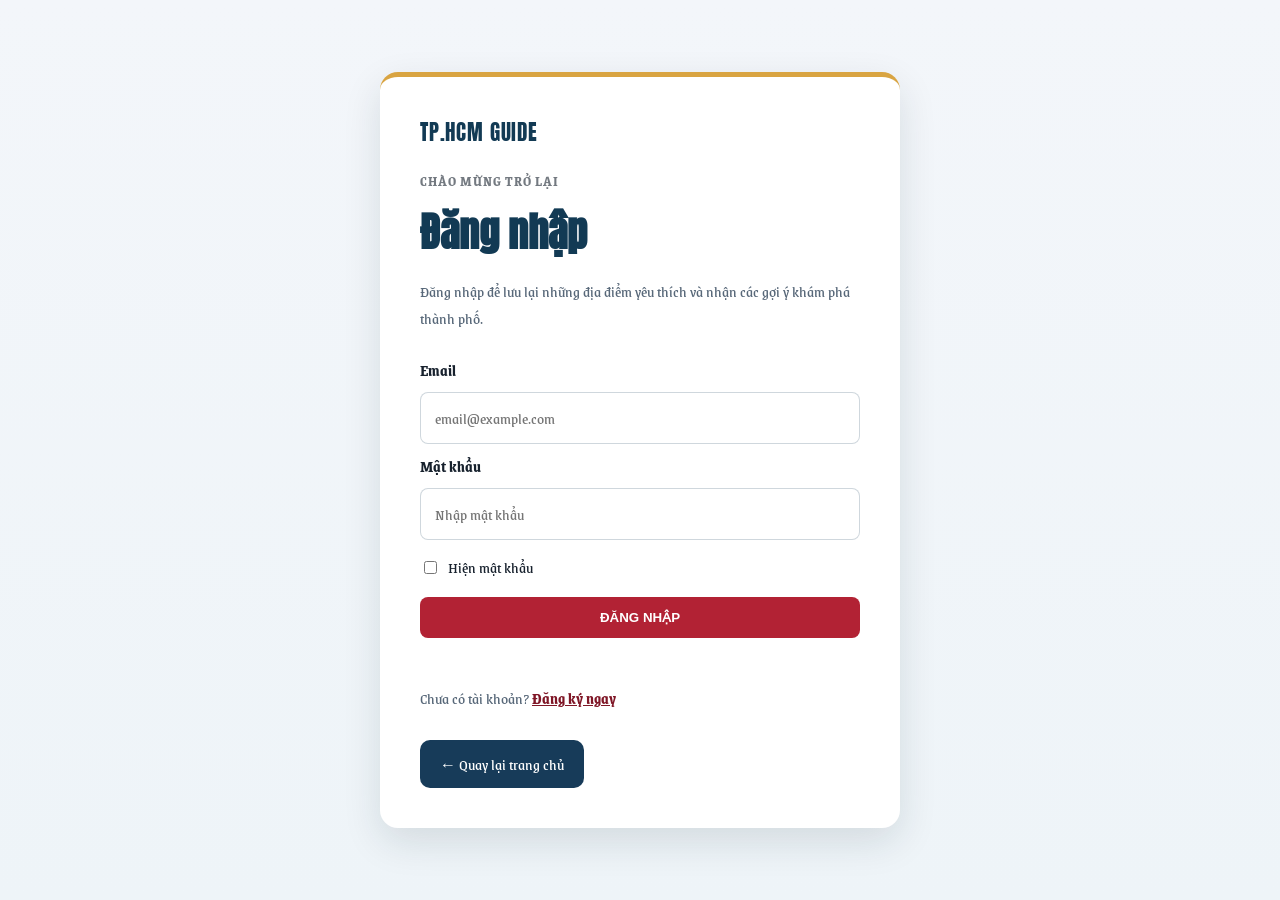
<file: login.html>
<!DOCTYPE html>
<html lang="vi">
<head>
    <meta charset="UTF-8">
    <meta name="viewport" content="width=device-width, initial-scale=1.0">
    <base href="./">
    <title>Đăng nhập | TP.HCM Guide</title>
    <link rel="stylesheet" href="./styles.css">
</head>
<body class="page account-page">
    <main class="account-shell">
        <section class="account-card" aria-labelledby="login-title">
            <div class="account-brand">TP.HCM GUIDE</div>
            <span class="info-category">CHÀO MỪNG TRỞ LẠI</span>
            <h1 id="login-title">Đăng nhập</h1>
            <p class="account-intro">Đăng nhập để lưu lại những địa điểm yêu thích và nhận các gợi ý khám phá thành phố.</p>
            <form id="login-page-form" class="account-form">
                <label for="login-email">Email</label>
                <input id="login-email" type="email" placeholder="email@example.com" required>
                <label for="login-password">Mật khẩu</label>
                <input id="login-password" type="password" placeholder="Nhập mật khẩu" required>
                <label class="account-check" for="show-login-password"><input id="show-login-password" type="checkbox"> Hiện mật khẩu</label>
                <button type="submit" class="account-submit">ĐĂNG NHẬP</button>
            </form>
            <p id="login-message" class="account-message" aria-live="polite"></p>
            <p class="account-switch">Chưa có tài khoản? <a href="./register.html">Đăng ký ngay</a></p>
            <a href="./index.html" class="back-button">← Quay lại trang chủ</a>
        </section>
    </main>
    <script>
        const loginPassword = document.getElementById('login-password');
        const showLoginPassword = document.getElementById('show-login-password');
        const loginForm = document.getElementById('login-page-form');
        const loginMessage = document.getElementById('login-message');

        showLoginPassword.addEventListener('change', () => {
            loginPassword.type = showLoginPassword.checked ? 'text' : 'password';
        });

        loginForm.addEventListener('submit', (event) => {
            event.preventDefault();
            loginMessage.textContent = 'Đăng nhập thành công! Chào mừng bạn trở lại.';
            loginForm.reset();
            loginPassword.type = 'password';
        });
    </script>
</body>
</html>
</file>
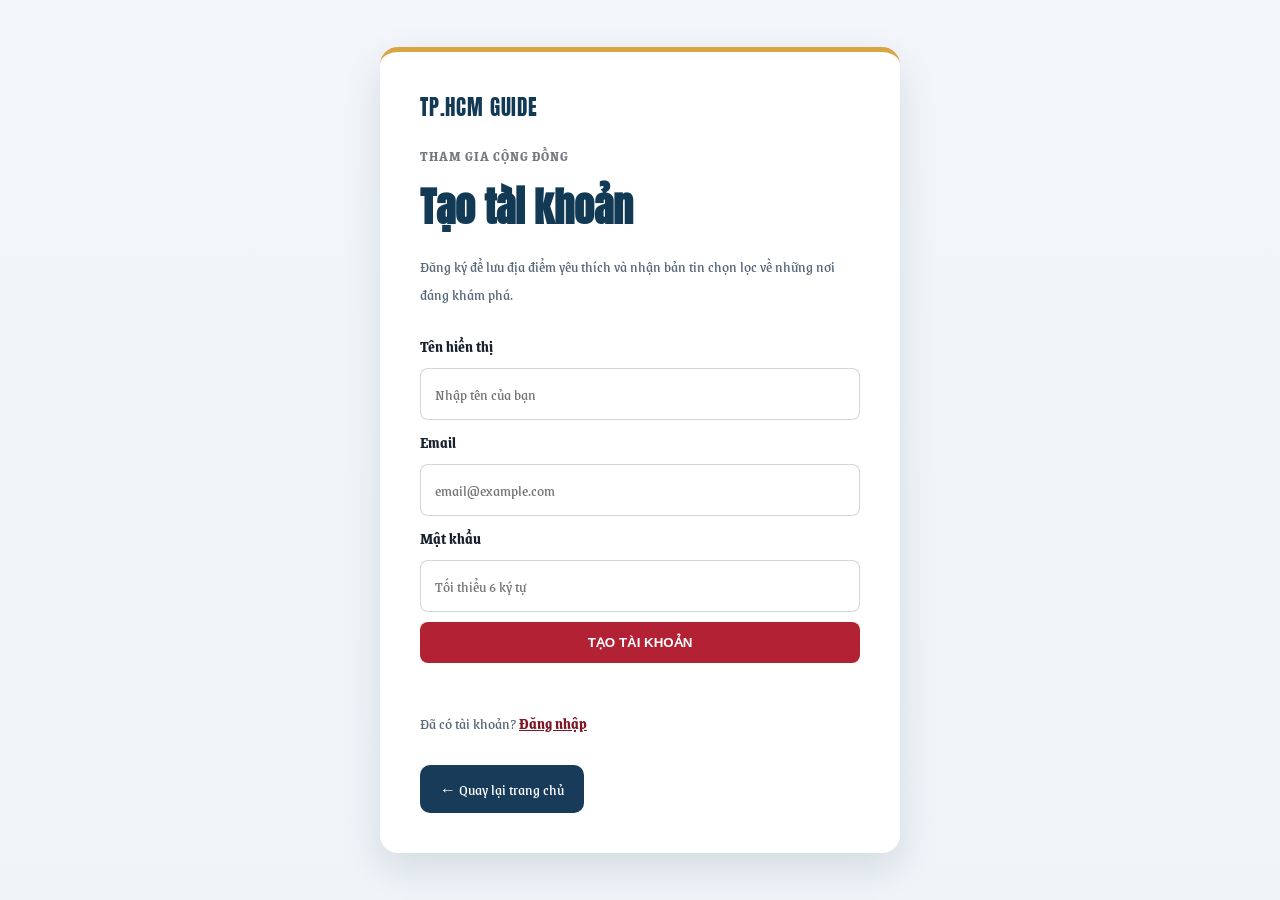
<file: register.html>
<!DOCTYPE html>
<html lang="vi">
<head>
    <meta charset="UTF-8">
    <meta name="viewport" content="width=device-width, initial-scale=1.0">
    <base href="./">
    <title>Đăng ký | TP.HCM Guide</title>
    <link rel="stylesheet" href="./styles.css">
</head>
<body class="page account-page">
    <main class="account-shell">
        <section class="account-card" aria-labelledby="register-title">
            <div class="account-brand">TP.HCM GUIDE</div>
            <span class="info-category">THAM GIA CỘNG ĐỒNG</span>
            <h1 id="register-title">Tạo tài khoản</h1>
            <p class="account-intro">Đăng ký để lưu địa điểm yêu thích và nhận bản tin chọn lọc về những nơi đáng khám phá.</p>
            <form id="register-page-form" class="account-form">
                <label for="register-name-page">Tên hiển thị</label>
                <input id="register-name-page" type="text" placeholder="Nhập tên của bạn" required>
                <label for="register-email-page">Email</label>
                <input id="register-email-page" type="email" placeholder="email@example.com" required>
                <label for="register-password-page">Mật khẩu</label>
                <input id="register-password-page" type="password" placeholder="Tối thiểu 6 ký tự" minlength="6" required>
                <button type="submit" class="account-submit">TẠO TÀI KHOẢN</button>
            </form>
            <p id="register-message" class="account-message" aria-live="polite"></p>
            <p class="account-switch">Đã có tài khoản? <a href="./login.html">Đăng nhập</a></p>
            <a href="./index.html" class="back-button">← Quay lại trang chủ</a>
        </section>
    </main>
    <script>
        const registerPageForm = document.getElementById('register-page-form');
        const registerMessage = document.getElementById('register-message');

        registerPageForm.addEventListener('submit', (event) => {
            event.preventDefault();
            registerMessage.textContent = 'Đăng ký thành công! Chào mừng bạn đến với TP.HCM Guide.';
            registerPageForm.reset();
        });
    </script>
</body>
</html>
</file>
<file: styles.css>
@import url('https://fonts.googleapis.com/css2?family=Anton&family=Grenze:wght@400;500;600;700&display=swap');

:root {
    --red: #b22234;
    --red-dark: #7f1626;
    --orange: #d9a441;
    --orange-light: #f1d39a;
    --blue: #123a54;
    --sea-blue: #1f4e79;
    --sky: #edf3f8;
    --ink: #17212d;
    --paper: #f7f9fb;
    --muted: #586879;
    --line: rgba(18, 58, 84, 0.12);
}

* {
    box-sizing: border-box;
}

html {
    scroll-behavior: smooth;
}

body {
    overflow-x: hidden;
}

.site-navbar {
    position: sticky;
    top: 0;
    z-index: 1030;
    background: linear-gradient(90deg, #10263f 0%, #123a54 100%) !important;
    box-shadow: 0 10px 24px rgba(16, 38, 63, 0.18) !important;
    border-bottom: 1px solid rgba(255, 255, 255, 0.08);
    animation: slide-down 500ms ease both;
}

.site-navbar .navbar-brand {
    color: #ffffff;
    font-family: 'Anton', Impact, sans-serif;
    font-size: 1.35rem;
    font-weight: 700;
    letter-spacing: 0.04em;
}

.site-navbar .navbar-brand img {
    border-radius: 10px;
    object-fit: cover;
}

.site-navbar .nav-link {
    color: rgba(255, 255, 255, 0.82);
    font-family: 'Anton', Impact, sans-serif;
    font-weight: 600;
    letter-spacing: 0.04em;
    transition: color 160ms ease, transform 160ms ease, opacity 160ms ease;
}

.site-navbar .nav-link:hover,
.site-navbar .nav-link.active {
    color: #ffffff;
    opacity: 1;
    transform: translateY(-1px);
}

.site-navbar .navbar-toggler {
    border-color: rgba(255, 255, 255, 0.75);
}

.site-navbar .navbar-toggler-icon {
    filter: brightness(0) invert(1);
}

.site-navbar .navbar-account-btn {
    color: #ffffff;
    background: linear-gradient(135deg, #c63b47 0%, #a61b2c 100%) !important;
    border-color: transparent !important;
    box-shadow: 0 8px 16px rgba(166, 27, 44, 0.2);
}

.site-navbar .navbar-account-btn:hover,
.site-navbar .navbar-account-btn:focus {
    color: #ffffff;
    background: linear-gradient(135deg, #d04857 0%, #b52135 100%) !important;
    border-color: transparent !important;
}

.site-navbar .navbar-register-btn {
    color: var(--ink);
    background: linear-gradient(135deg, #f3d08b 0%, #d9a441 100%) !important;
    border: 1px solid rgba(217, 164, 65, 0.7) !important;
    box-shadow: 0 8px 16px rgba(217, 164, 65, 0.18);
}

.site-navbar .navbar-register-btn:hover {
    color: var(--ink);
    background: linear-gradient(135deg, #f6dc9d 0%, #dba94d 100%) !important;
    border-color: rgba(217, 164, 65, 1) !important;
}

.site-navbar .navbar-register-btn:focus,
.site-navbar .navbar-register-btn:active {
    color: var(--ink);
    background: linear-gradient(135deg, #f6dc9d 0%, #dba94d 100%) !important;
    border-color: rgba(217, 164, 65, 1) !important;
    box-shadow: none;
}

@media (max-width: 991.98px) {
    .site-navbar .navbar-nav {
        padding-top: 12px;
    }

    .site-navbar .btn {
        width: 100%;
    }

    .featured-panel-inner {
        grid-template-columns: 1fr;
    }
}

@media (max-width: 575.98px) {
    .site-hero {
        padding-left: 12px;
        padding-right: 12px;
    }

    .site-hero-content {
        padding: 24px 20px;
    }

    .site-hero-actions {
        flex-direction: column;
    }

    .site-hero-actions .btn {
        width: 100%;
    }

    .quick-stats {
        grid-template-columns: 1fr;
    }
}

body.page {
    margin: 0;
    min-height: 100vh;
    font-family: 'Grenze', Georgia, serif;
    background: linear-gradient(180deg, #f3f6fa 0%, #eef4f8 100%);
    color: var(--ink);
}

body:not(.page) {
    background: var(--sky);
}

.site-hero {
    padding: 38px 24px 18px;
}

.site-hero-content {
    position: relative;
    overflow: hidden;
    max-width: 1140px;
    margin: 0 auto;
    padding: clamp(32px, 6vw, 68px) clamp(24px, 6vw, 72px);
    border: 1px solid rgba(255, 255, 255, 0.1);
    border-radius: 22px;
    background: linear-gradient(120deg, rgba(18, 58, 84, 0.98), rgba(31, 78, 121, 0.92));
    color: #ffffff;
    box-shadow: 0 18px 38px rgba(17, 39, 52, 0.2);
    animation: rise-in 650ms 100ms ease both;
}

.site-hero-content::before {
    position: absolute;
    right: -26px;
    bottom: -40px;
    width: 240px;
    height: 240px;
    border: 20px solid rgba(217, 164, 65, 0.18);
    border-radius: 50%;
    content: '';
}

.site-hero-content::after {
    position: absolute;
    right: 80px;
    top: -40px;
    width: 120px;
    height: 120px;
    border-radius: 50%;
    background: rgba(255, 255, 255, 0.05);
    content: '';
}

.site-hero-kicker {
    position: relative;
    z-index: 1;
    display: inline-block;
    margin-bottom: 12px;
    color: #ffcc80;
    font-size: 0.78rem;
    font-weight: 700;
    letter-spacing: 0.12em;
}

.site-hero h1 {
    position: relative;
    z-index: 1;
    max-width: 680px;
    margin: 0;
    font-family: 'Anton', Impact, sans-serif;
    font-size: clamp(2rem, 5vw, 4rem);
    line-height: 1.05;
}

.site-hero p {
    position: relative;
    z-index: 1;
    max-width: 610px;
    margin: 16px 0 22px;
    color: #d9f2f2;
    font-size: 1.1rem;
}

.site-hero-actions {
    position: relative;
    z-index: 1;
    display: flex;
    flex-wrap: wrap;
    gap: 12px;
    margin-bottom: 22px;
}

.site-hero-actions .btn {
    min-width: 160px;
    border-radius: 999px;
    box-shadow: 0 12px 24px rgba(0, 0, 0, 0.18);
}

.site-hero-tags {
    position: relative;
    z-index: 1;
    display: flex;
    flex-wrap: wrap;
    gap: 10px;
}

.site-hero-tags span {
    padding: 8px 13px;
    border: 1px solid rgba(255, 255, 255, 0.3);
    border-radius: 999px;
    background: rgba(255, 255, 255, 0.12);
    color: #ffffff;
    font-size: 0.88rem;
    font-weight: 600;
    backdrop-filter: blur(6px);
}

.btn-danger {
    background-color: var(--red) !important;
    border-color: var(--red) !important;
}

.btn-outline-light {
    border-color: rgba(255, 255, 255, 0.4) !important;
    color: #ffffff !important;
}

.btn-outline-light:hover {
    background: rgba(255, 255, 255, 0.12) !important;
    border-color: rgba(255, 255, 255, 0.7) !important;
    color: #ffffff !important;
}

.btn-danger:hover,
.btn-danger:focus {
    background-color: var(--red-dark) !important;
    border-color: var(--red-dark) !important;
}

.btn-primary {
    background-color: var(--blue) !important;
    border-color: var(--blue) !important;
}

.btn-outline-primary {
    color: var(--orange) !important;
    border-color: var(--orange) !important;
}

.btn-outline-primary:hover {
    color: #ffffff !important;
    background-color: var(--orange) !important;
}

.container {
    max-width: 1060px;
    margin: 0 auto;
    padding: 48px 24px 64px;
}

.featured-panel {
    padding: 0 12px 12px;
}

.featured-panel-inner {
    display: grid;
    grid-template-columns: 1.2fr 0.8fr;
    gap: 18px;
    max-width: 1140px;
    margin: 0 auto 34px;
    padding: 28px;
    border: 1px solid var(--line);
    border-radius: 22px;
    background: rgba(255, 255, 255, 0.78);
    backdrop-filter: blur(8px);
    box-shadow: 0 16px 30px rgba(17, 39, 52, 0.07);
}

.editorial-section {
    padding: 0 12px 8px;
}

.editorial-layout {
    display: grid;
    grid-template-columns: 1.5fr 0.8fr;
    gap: 18px;
    max-width: 1140px;
    margin: 0 auto 34px;
}

.editorial-featured {
    display: grid;
    grid-template-columns: 1.1fr 1fr;
    overflow: hidden;
    border: 1px solid var(--line);
    border-radius: 20px;
    background: rgba(255, 255, 255, 0.96);
    box-shadow: 0 16px 30px rgba(17, 39, 52, 0.07);
}

.editorial-image-wrap img {
    display: block;
    width: 100%;
    height: 100%;
    min-height: 280px;
    object-fit: cover;
}

.editorial-content {
    display: flex;
    flex-direction: column;
    justify-content: center;
    padding: 24px 26px;
}

.section-badge {
    display: inline-block;
    width: fit-content;
    margin-bottom: 10px;
    padding: 6px 10px;
    border-radius: 999px;
    background: rgba(217, 164, 65, 0.14);
    color: var(--red-dark);
    font-size: 0.72rem;
    font-weight: 700;
    letter-spacing: 0.08em;
    text-transform: uppercase;
}

.editorial-content h3 {
    margin: 0 0 10px;
    color: var(--ink);
    font-family: 'Anton', Impact, sans-serif;
    font-size: clamp(1.8rem, 2.4vw, 2.5rem);
    line-height: 1.12;
}

.editorial-content p {
    margin: 0 0 18px;
    color: var(--muted);
    line-height: 1.7;
}

.text-link {
    color: var(--red-dark);
    font-weight: 700;
    text-decoration: none;
}

.text-link:hover {
    text-decoration: underline;
}

.editorial-sidebar {
    display: flex;
}

.sidebar-box {
    width: 100%;
    padding: 22px 20px;
    border: 1px solid var(--line);
    border-radius: 20px;
    background: rgba(255, 255, 255, 0.96);
    box-shadow: 0 16px 30px rgba(17, 39, 52, 0.07);
}

.sidebar-box h3 {
    margin: 0 0 18px;
    color: var(--blue);
    font-family: 'Anton', Impact, sans-serif;
    font-size: 1.6rem;
}

.trend-list {
    display: grid;
    gap: 14px;
    padding-left: 0;
    margin: 0;
    list-style: none;
}

.trend-list li {
    display: grid;
    grid-template-columns: 36px 1fr;
    gap: 10px;
    align-items: start;
    padding-bottom: 12px;
    border-bottom: 1px solid var(--line);
}

.trend-list li:last-child {
    border-bottom: none;
    padding-bottom: 0;
}

.trend-list span {
    display: inline-flex;
    align-items: center;
    justify-content: center;
    width: 32px;
    height: 32px;
    border-radius: 50%;
    background: rgba(177, 34, 52, 0.1);
    color: var(--red);
    font-weight: 700;
}

.trend-list a {
    color: var(--ink);
    text-decoration: none;
    font-weight: 600;
    line-height: 1.5;
}

.trend-list a:hover {
    color: var(--red);
}

.ticker-bar {
    padding: 0 12px 10px;
}

.ticker-inner {
    display: flex;
    align-items: center;
    gap: 18px;
    max-width: 1140px;
    margin: 0 auto;
    padding: 14px 18px;
    border: 1px solid var(--line);
    border-left: 4px solid var(--red);
    border-radius: 14px;
    background: linear-gradient(90deg, rgba(178, 34, 52, 0.05), rgba(255, 255, 255, 0.9));
    overflow: hidden;
}

.ticker-label {
    display: inline-flex;
    align-items: center;
    justify-content: center;
    flex-shrink: 0;
    min-width: 118px;
    padding: 7px 10px;
    border-radius: 999px;
    background: var(--red);
    color: #fff;
    font-size: 0.7rem;
    font-weight: 700;
    letter-spacing: 0.08em;
}

.ticker-track {
    position: relative;
    display: block;
    flex: 1 1 auto;
    overflow: hidden;
}

.ticker-track-inner {
    display: inline-flex;
    align-items: center;
    gap: 24px;
    min-width: max-content;
    white-space: nowrap;
    color: var(--ink);
    font-weight: 600;
    animation: ticker-scroll 22s linear infinite;
}

.ticker-track span {
    display: inline-block;
    flex-shrink: 0;
    white-space: nowrap;
}

.category-section {
    padding: 0 12px 12px;
}

.category-header {
    display: flex;
    justify-content: space-between;
    align-items: center;
    gap: 12px;
    max-width: 1140px;
    margin: 0 auto 18px;
}

.category-header h2 {
    margin: 0;
    color: var(--blue);
    font-family: 'Anton', Impact, sans-serif;
    font-size: clamp(1.6rem, 3vw, 2.2rem);
}

.category-header a {
    color: var(--red-dark);
    text-decoration: none;
    font-weight: 700;
}

.category-grid {
    display: grid;
    grid-template-columns: repeat(4, minmax(0, 1fr));
    gap: 18px;
    max-width: 1140px;
    margin: 0 auto;
}

.category-card {
    padding: 22px 18px;
    border: 1px solid var(--line);
    border-radius: 18px;
    background: rgba(255, 255, 255, 0.96);
    box-shadow: 0 12px 24px rgba(17, 39, 52, 0.06);
    transition: transform 180ms ease, box-shadow 180ms ease;
}

.category-card:hover {
    transform: translateY(-4px);
    box-shadow: 0 18px 30px rgba(17, 39, 52, 0.1);
}

.category-icon {
    display: inline-flex;
    align-items: center;
    justify-content: center;
    width: 52px;
    height: 52px;
    margin-bottom: 14px;
    border-radius: 14px;
    background: linear-gradient(135deg, rgba(18, 58, 84, 0.1), rgba(217, 164, 65, 0.18));
    font-size: 1.6rem;
}

.category-card h3 {
    margin: 0 0 8px;
    color: var(--ink);
    font-family: 'Anton', Impact, sans-serif;
    font-size: 1.5rem;
}

.category-card p {
    margin: 0;
    color: var(--muted);
    line-height: 1.6;
}

.video-section {
    padding: 0 12px 12px;
}

.video-header,
.analysis-header {
    display: flex;
    align-items: center;
    justify-content: space-between;
    gap: 12px;
    max-width: 1140px;
    margin: 0 auto 18px;
}

.video-header h2,
.analysis-header h2 {
    margin: 0;
    color: var(--blue);
    font-family: 'Anton', Impact, sans-serif;
    font-size: clamp(1.6rem, 3vw, 2.2rem);
}

.video-header a,
.analysis-header a {
    color: var(--red-dark);
    text-decoration: none;
    font-weight: 700;
}

.video-grid {
    display: grid;
    grid-template-columns: 1.3fr 1fr 1fr;
    gap: 18px;
    max-width: 1140px;
    margin: 0 auto;
}

.video-card {
    overflow: hidden;
    border: 1px solid var(--line);
    border-radius: 18px;
    background: rgba(255, 255, 255, 0.96);
    box-shadow: 0 12px 24px rgba(17, 39, 52, 0.06);
    cursor: pointer;
    transition: transform 180ms ease, box-shadow 180ms ease;
}

.video-card:hover,
.video-card:focus-visible {
    transform: translateY(-4px);
    box-shadow: 0 18px 30px rgba(17, 39, 52, 0.12);
    outline: none;
}

.large-video {
    grid-row: span 2;
}

.video-thumb {
    position: relative;
    display: flex;
    align-items: center;
    justify-content: center;
    min-height: 210px;
    background-size: cover;
    background-position: center;
}

.large-video .video-thumb {
    min-height: 310px;
}

.thumb-one {
    background-image: linear-gradient(rgba(17, 39, 52, 0.25), rgba(17, 39, 52, 0.25)), url('https://images.unsplash.com/photo-1521295121783-8a321d551ad2?auto=format&fit=crop&w=1200&q=80');
}

.thumb-two {
    background-image: linear-gradient(rgba(17, 39, 52, 0.25), rgba(17, 39, 52, 0.25)), url('https://images.unsplash.com/photo-1518770660439-4636190af475?auto=format&fit=crop&w=1200&q=80');
}

.thumb-three {
    background-image: linear-gradient(rgba(17, 39, 52, 0.25), rgba(17, 39, 52, 0.25)), url('https://images.unsplash.com/photo-1497366754035-f200968a6e72?auto=format&fit=crop&w=1200&q=80');
}

.play-button {
    width: 56px;
    height: 56px;
    border: 0;
    border-radius: 50%;
    background: rgba(255, 255, 255, 0.88);
    color: var(--red);
    font-size: 1.2rem;
    font-weight: 700;
    cursor: pointer;
    box-shadow: 0 10px 20px rgba(15, 34, 55, 0.16);
}

.video-copy {
    padding: 16px 18px 18px;
}

.video-copy span {
    display: inline-block;
    margin-bottom: 8px;
    color: var(--orange);
    font-size: 0.73rem;
    font-weight: 700;
    letter-spacing: 0.08em;
    text-transform: uppercase;
}

.video-copy h3 {
    margin: 0;
    color: var(--ink);
    font-family: 'Anton', Impact, sans-serif;
    font-size: 1.4rem;
    line-height: 1.25;
}

.analysis-section {
    padding: 0 12px 12px;
}

.analysis-grid {
    display: grid;
    grid-template-columns: repeat(3, minmax(0, 1fr));
    gap: 18px;
    max-width: 1140px;
    margin: 0 auto;
}

.analysis-card {
    padding: 22px 20px;
    border: 1px solid var(--line);
    border-left: 4px solid var(--orange);
    border-radius: 18px;
    background: rgba(255, 255, 255, 0.96);
    box-shadow: 0 12px 24px rgba(17, 39, 52, 0.06);
    cursor: pointer;
    transition: transform 180ms ease, box-shadow 180ms ease;
}

.analysis-card:hover,
.analysis-card:focus-visible {
    transform: translateY(-4px);
    box-shadow: 0 18px 30px rgba(17, 39, 52, 0.12);
    outline: none;
}

.analysis-tag {
    display: inline-block;
    margin-bottom: 12px;
    color: var(--red);
    font-size: 0.72rem;
    font-weight: 700;
    letter-spacing: 0.08em;
    text-transform: uppercase;
}

.analysis-card h3 {
    margin: 0 0 12px;
    color: var(--ink);
    font-family: 'Anton', Impact, sans-serif;
    font-size: 1.55rem;
    line-height: 1.2;
}

.analysis-card p {
    margin: 0 0 16px;
    color: var(--muted);
    line-height: 1.7;
}

.analysis-card a {
    color: var(--red-dark);
    font-weight: 700;
    text-decoration: none;
}

.analysis-card a:hover {
    text-decoration: underline;
}

@keyframes ticker-scroll {
    0% {
        transform: translate3d(0, 0, 0);
    }

    100% {
        transform: translate3d(calc(-50% - 12px), 0, 0);
    }
}

.featured-copy {
    display: flex;
    flex-direction: column;
    justify-content: center;
    padding: 4px 8px 4px 4px;
}

.featured-kicker {
    display: inline-block;
    margin-bottom: 12px;
    color: var(--red);
    font-size: 0.75rem;
    font-weight: 700;
    letter-spacing: 0.12em;
}

.featured-copy h2 {
    margin: 0 0 10px;
    color: var(--ink);
    font-family: 'Anton', Impact, sans-serif;
    font-size: clamp(2rem, 3vw, 2.7rem);
    line-height: 1.08;
}

.featured-copy p {
    margin: 0;
    max-width: 620px;
    color: #3d5a75;
    font-size: 1.04rem;
    line-height: 1.7;
}

.featured-pills {
    display: flex;
    flex-wrap: wrap;
    gap: 10px;
    margin-top: 20px;
}

.featured-pills span {
    padding: 8px 12px;
    border-radius: 999px;
    background: linear-gradient(135deg, rgba(198, 40, 40, 0.1), rgba(245, 124, 0, 0.14));
    color: var(--red-dark);
    font-size: 0.82rem;
    font-weight: 700;
}

.featured-list {
    display: grid;
    gap: 14px;
}

.mini-story {
    padding: 18px 18px 16px;
    border: 1px solid rgba(14, 116, 144, 0.12);
    border-radius: 16px;
    background: linear-gradient(135deg, rgba(255, 255, 255, 0.95), rgba(222, 244, 255, 0.75));
    box-shadow: 0 10px 24px rgba(25, 75, 105, 0.08);
}

.mini-story.accent {
    background: linear-gradient(135deg, rgba(255, 231, 204, 0.78), rgba(255, 255, 255, 0.96));
}

.mini-badge {
    display: inline-block;
    margin-bottom: 8px;
    padding: 5px 8px;
    border-radius: 999px;
    background: rgba(198, 40, 40, 0.1);
    color: var(--red);
    font-size: 0.68rem;
    font-weight: 700;
    letter-spacing: 0.08em;
    text-transform: uppercase;
}

.mini-story h3 {
    margin: 0 0 8px;
    color: var(--ink);
    font-family: 'Anton', Impact, sans-serif;
    font-size: 1.4rem;
}

.mini-story p {
    margin: 0;
    color: #46657d;
    line-height: 1.6;
}

.gioi-thieu {
    position: relative;
    overflow: hidden;
    text-align: center;
    font-family: 'Anton', Impact, sans-serif;
    font-size: clamp(1.85rem, 4vw, 3.35rem);
    line-height: 1.05;
    letter-spacing: 0;
    color: #f7fcff;
    background: linear-gradient(135deg, #075985, #147fa3);
    padding: 58px 28px 62px;
    margin: 0 0 44px;
    border-radius: 22px;
    box-shadow: 0 18px 40px rgba(7, 89, 133, 0.22);
}

.section {
    margin-bottom: 32px;
}

.section-title {
    margin: 0 0 12px 4px;
    color: #075985;
    font-family: 'Anton', Impact, sans-serif;
    font-size: 1.3rem;
    letter-spacing: 0;
}

.content-box {
    background: rgba(255, 255, 255, 0.82);
    color: #31536b;
    padding: 20px 24px;
    border: 1px solid rgba(7, 89, 133, 0.12);
    border-radius: 14px;
    box-shadow: 0 8px 22px rgba(25, 75, 105, 0.09);
}

.content-box p {
    margin: 9px 0;
    line-height: 1.65;
}

.content-box strong {
    color: #075985;
}

.latest-news {
    padding: 0 12px;
}

.quick-stats {
    display: grid;
    grid-template-columns: repeat(3, minmax(0, 1fr));
    gap: 12px;
    max-width: 1140px;
    margin: 0 auto 34px;
    padding: 0 24px;
}

.quick-stat {
    display: flex;
    align-items: baseline;
    gap: 10px;
    padding: 18px 20px;
    border: 1px solid var(--line);
    border-left: 4px solid var(--orange);
    border-radius: 14px;
    background: rgba(255, 255, 255, 0.82);
    box-shadow: 0 10px 24px rgba(17, 39, 52, 0.06);
}

.quick-stat strong {
    color: var(--red);
    font-family: 'Anton', Impact, sans-serif;
    font-size: 1.35rem;
    white-space: nowrap;
}

.quick-stat span {
    color: #31536b;
    font-size: 0.92rem;
}

.latest-news-title {
    display: flex;
    align-items: center;
    gap: 12px;
    margin: 0 0 20px;
    color: var(--blue);
    font-family: 'Anton', Impact, sans-serif;
    font-size: clamp(1.5rem, 3vw, 2rem);
    font-weight: 700;
}

.latest-news-title::before {
    width: 7px;
    height: 28px;
    border-radius: 4px;
    background: var(--orange);
    content: '';
}

.latest-news-card {
    overflow: hidden;
    border: 1px solid var(--line);
    border-top: 5px solid var(--orange);
    border-radius: 18px;
    background: rgba(255, 255, 255, 0.96);
    box-shadow: 0 12px 24px rgba(17, 39, 52, 0.08);
    transition: transform 180ms ease, box-shadow 180ms ease, border-color 180ms ease;
    animation: rise-in 600ms ease both;
}

.latest-news-card:nth-child(2) {
    animation-delay: 80ms;
}

.latest-news-card:nth-child(3) {
    animation-delay: 160ms;
}

.latest-news-card:hover {
    transform: translateY(-5px);
    border-color: rgba(7, 89, 133, 0.25);
    box-shadow: 0 18px 34px rgba(25, 75, 105, 0.18);
}

.latest-news-image {
    height: 240px;
    object-fit: cover;
    transition: transform 220ms ease;
}

.latest-news-card:hover .latest-news-image {
    transform: scale(1.04);
}

.latest-news-card .card-body {
    display: flex;
    flex-direction: column;
}

.latest-news-card .card-title {
    min-height: 3.2rem;
    color: var(--ink);
    font-family: 'Anton', Impact, sans-serif;
    font-size: 1.45rem;
    font-weight: 700;
    line-height: 1.35;
}

.article-meta {
    display: flex;
    justify-content: space-between;
    gap: 12px;
    margin-bottom: 10px;
    color: #6b7e8d;
    font-size: 0.72rem;
    font-weight: 700;
    letter-spacing: 0.06em;
}

.article-meta span {
    color: var(--orange);
}

.latest-news-card .card-text {
    flex-grow: 1;
    color: #31536b;
    line-height: 1.6;
}

.latest-news-card .btn {
    align-self: flex-start;
    border-radius: 8px;
    box-shadow: 0 5px 12px rgba(198, 40, 40, 0.2);
}

.site-footer {
    margin-top: 48px;
    padding: 26px 24px;
    border-top: 4px solid var(--orange);
    background: linear-gradient(90deg, #0f2237 0%, #123a54 100%);
    color: rgba(255, 255, 255, 0.8);
    text-align: center;
}

.site-footer p {
    margin: 0;
    font-size: 0.9rem;
}

.info-page {
    max-width: 900px;
    margin: 0 auto;
    padding: 50px 20px 70px;
}

.info-card {
    background: white;
    padding: 40px;
    border-radius: 18px;
    box-shadow: 0 10px 35px rgba(0, 0, 0, 0.09);
}

.info-category {
    font-size: 14px;
    font-weight: bold;
    opacity: 0.6;
    text-transform: uppercase;
    letter-spacing: 1px;
}

.info-card h1 {
    margin: 10px 0 18px;
    font-size: 34px;
}

.info-intro {
    font-size: 18px;
    line-height: 1.7;
    margin-bottom: 25px;
}

.info-content {
    line-height: 1.8;
    font-size: 16px;
}

.info-content p {
    margin: 12px 0;
}

.info-content h2 {
    margin-top: 28px;
}

.info-content ul {
    padding-left: 25px;
}

.topic-page {
    max-width: 1100px;
    margin: 0 auto;
    padding: 40px 20px 60px;
}

.topic-header {
    margin-bottom: 35px;
    text-align: center;
}

.topic-header h1 {
    margin-bottom: 12px;
}

.topic-header p {
    max-width: 750px;
    margin: auto;
    line-height: 1.7;
}

.topic-grid {
    display: grid;
    grid-template-columns: repeat(3, minmax(0, 1fr));
    gap: 20px;
}

.topic-box {
    display: block;
    min-height: 150px;
    padding: 28px 22px;
    border-radius: 16px;
    background: white;
    color: inherit;
    text-decoration: none;
    box-shadow: 0 8px 25px rgba(0, 0, 0, 0.08);
    transition: transform 0.25s ease, box-shadow 0.25s ease;
}

.topic-box:hover,
.topic-box:focus-visible {
    transform: translateY(-5px);
    box-shadow: 0 12px 30px rgba(0, 0, 0, 0.13);
    outline: none;
}

.topic-number {
    font-size: 14px;
    font-weight: bold;
    opacity: 0.6;
}

.topic-box h2 {
    margin: 12px 0 8px;
    font-size: 22px;
}

.topic-box p {
    margin: 0;
    line-height: 1.6;
}

@media (max-width: 800px) {
    .topic-grid {
        grid-template-columns: repeat(2, minmax(0, 1fr));
    }
}

@media (max-width: 550px) {
    .topic-grid {
        grid-template-columns: 1fr;
    }
}

.back-button {
    display: inline-block;
    margin-top: 30px;
    padding: 12px 20px;
    border-radius: 10px;
    text-decoration: none;
    background: #173b59;
    color: white;
    transition: 0.2s;
}

.back-button:hover {
    transform: translateY(-2px);
    opacity: 0.9;
}

.account-page {
    min-height: 100vh;
}

.account-shell {
    display: grid;
    min-height: 100vh;
    place-items: center;
    padding: 40px 20px;
}

.account-card {
    width: min(100%, 520px);
    padding: 40px;
    border-top: 5px solid var(--orange);
    border-radius: 18px;
    background: #ffffff;
    box-shadow: 0 14px 38px rgba(17, 39, 52, 0.12);
}

.account-brand {
    margin-bottom: 20px;
    color: var(--blue);
    font-family: 'Anton', Impact, sans-serif;
    font-size: 1.3rem;
    letter-spacing: 0.04em;
}

.account-card h1 {
    margin: 10px 0 12px;
    color: var(--blue);
    font-family: 'Anton', Impact, sans-serif;
    font-size: 2.5rem;
}

.account-intro {
    margin-bottom: 26px;
    color: var(--muted);
    line-height: 1.7;
}

.account-form {
    display: grid;
    gap: 10px;
}

.account-form label {
    color: var(--ink);
    font-weight: 700;
}

.account-form input:not([type="checkbox"]) {
    width: 100%;
    padding: 13px 14px;
    border: 1px solid rgba(18, 58, 84, 0.2);
    border-radius: 8px;
    font: inherit;
}

.account-form input:not([type="checkbox"]):focus {
    border-color: var(--sea-blue);
    outline: 0;
    box-shadow: 0 0 0 0.2rem rgba(14, 116, 144, 0.16);
}

.account-check {
    display: flex;
    align-items: center;
    gap: 8px;
    margin: 5px 0 8px;
    font-weight: 400 !important;
}

.account-submit {
    padding: 13px 18px;
    border: 0;
    border-radius: 8px;
    background: var(--red);
    color: #ffffff;
    font-weight: 700;
    cursor: pointer;
}

.account-submit:hover {
    background: var(--red-dark);
}

.account-message {
    min-height: 24px;
    margin: 16px 0 0;
    color: #23734a;
    font-weight: 700;
}

.account-switch {
    margin: 8px 0 0;
    color: var(--muted);
}

.account-switch a {
    color: var(--red-dark);
    font-weight: 700;
}

@media (max-width: 600px) {
    .info-card {
        padding: 25px;
    }

    .info-card h1 {
        font-size: 28px;
    }

    .account-card {
        padding: 28px 22px;
    }
}

@keyframes slide-down {
    from {
        opacity: 0;
        transform: translateY(-16px);
    }

    to {
        opacity: 1;
        transform: translateY(0);
    }
}

@keyframes rise-in {
    from {
        opacity: 0;
        transform: translateY(18px);
    }

    to {
        opacity: 1;
        transform: translateY(0);
    }
}

.modal-content {
    overflow: hidden;
    border: 0;
    border-top: 5px solid var(--orange);
    border-radius: 14px;
    box-shadow: 0 18px 48px rgba(7, 89, 133, 0.25);
}

.modal-header {
    background: linear-gradient(120deg, var(--blue), var(--sea-blue));
    color: #ffffff;
}

.modal-kicker {
    display: block;
    margin-bottom: 4px;
    color: #ffcc80;
    font-size: 0.7rem;
    font-weight: 700;
    letter-spacing: 0.1em;
}

.modal-title {
    margin: 0;
    font-family: 'Anton', Impact, sans-serif;
}

.form-note {
    margin: 14px 0 0;
    color: #6b7e8d;
    font-size: 0.9rem;
}

.modal-header .navbar-brand {
    color: #ffffff;
}

.page .carousel {
    overflow: hidden;
    margin: 24px auto;
    border-top: 6px solid var(--orange);
    border-radius: 14px;
    box-shadow: 0 14px 30px rgba(7, 89, 133, 0.2);
}

.page .carousel img {
    height: min(52vw, 460px);
    object-fit: cover;
}

.page .card {
    overflow: hidden;
    border: 1px solid rgba(14, 116, 144, 0.18);
    border-top: 5px solid var(--orange);
    border-radius: 12px;
    box-shadow: 0 8px 22px rgba(7, 89, 133, 0.12);
}

.page .card-header {
    color: #ffffff;
    background: linear-gradient(100deg, var(--blue), var(--sea-blue));
}

.page .list-group-item {
    border-color: rgba(14, 116, 144, 0.12);
}

.form-control:focus {
    border-color: var(--sea-blue);
    box-shadow: 0 0 0 0.25rem rgba(14, 116, 144, 0.2);
}

.links-box {
    display: flex;
    flex-wrap: wrap;
    gap: 12px;
    align-items: center;
}

.links-box a {
    color: #075985;
    background: #dff3fa;
    text-decoration: none;
    font-weight: 600;
    padding: 10px 16px;
    border-radius: 999px;
    transition: transform 160ms ease, background-color 160ms ease;
}

.links-box a:hover {
    background: #c9ebf5;
    transform: translateY(-2px);
}

.gallery {
    display: grid;
    grid-template-columns: repeat(2, minmax(0, 1fr));
    gap: 18px;
}

.gallery img {
    display: block;
    width: 100%;
    aspect-ratio: 4 / 3;
    object-fit: cover;
    border-radius: 16px;
    box-shadow: 0 12px 24px rgba(25, 75, 105, 0.16);
    transition: transform 180ms ease;
}

.gallery img:hover {
    transform: translateY(-4px) rotate(0.5deg);
}

.list-box {
    margin: 0;
    padding-left: 42px;
    line-height: 1.7;
}

.list-box li {
    margin: 8px 0;
    padding-left: 4px;
}

@media (max-width: 600px) {
    .quick-stats {
        grid-template-columns: 1fr;
        gap: 8px;
        margin-bottom: 24px;
        padding: 0 16px;
    }

    .quick-stat {
        justify-content: space-between;
    }

    .site-hero {
        padding: 20px 12px 10px;
    }

    .site-hero-content {
        border-radius: 15px;
    }

    .site-hero p {
        font-size: 0.95rem;
    }

    .container {
        padding: 24px 14px 42px;
    }

    .gioi-thieu {
        padding: 42px 18px 48px;
        margin-bottom: 32px;
        border-radius: 18px;
    }

    .section-title {
        font-size: 1.18rem;
    }

    .content-box {
        padding: 14px 16px;
    }

    .gallery {
        grid-template-columns: 1fr;
    }
}

@media (max-width: 767.98px) {
    .featured-panel-inner,
    .editorial-layout,
    .category-grid,
    .video-grid,
    .analysis-grid {
        grid-template-columns: 1fr;
    }

    .featured-panel-inner {
        padding: 20px 16px;
    }

    .editorial-featured {
        grid-template-columns: 1fr;
    }

    .editorial-image-wrap img {
        height: 230px;
        min-height: 0;
    }

    .editorial-content {
        padding: 22px 20px 24px;
    }

    .editorial-content h3 {
        font-size: clamp(1.8rem, 9vw, 2.35rem);
    }

    .ticker-inner {
        align-items: stretch;
        flex-direction: column;
        gap: 10px;
        padding: 12px 14px;
    }

    .ticker-label {
        align-self: flex-start;
        min-width: 0;
    }

    .category-grid,
    .video-grid,
    .analysis-grid {
        gap: 14px;
    }

    .large-video {
        grid-row: auto;
    }

    .large-video .video-thumb {
        min-height: 230px;
    }
}

@media (max-width: 420px) {
    .site-navbar .container-fluid {
        padding-right: 12px;
        padding-left: 12px;
    }

    .site-navbar .navbar-brand {
        font-size: 1.1rem;
    }

    .site-navbar .navbar-brand img {
        width: 40px;
        height: 40px;
    }

    .site-hero-content {
        padding: 28px 20px 30px;
    }

    .site-hero h1 {
        font-size: clamp(2rem, 11vw, 3rem);
    }

    .sidebar-box {
        padding: 20px 16px;
    }
}
</file>
